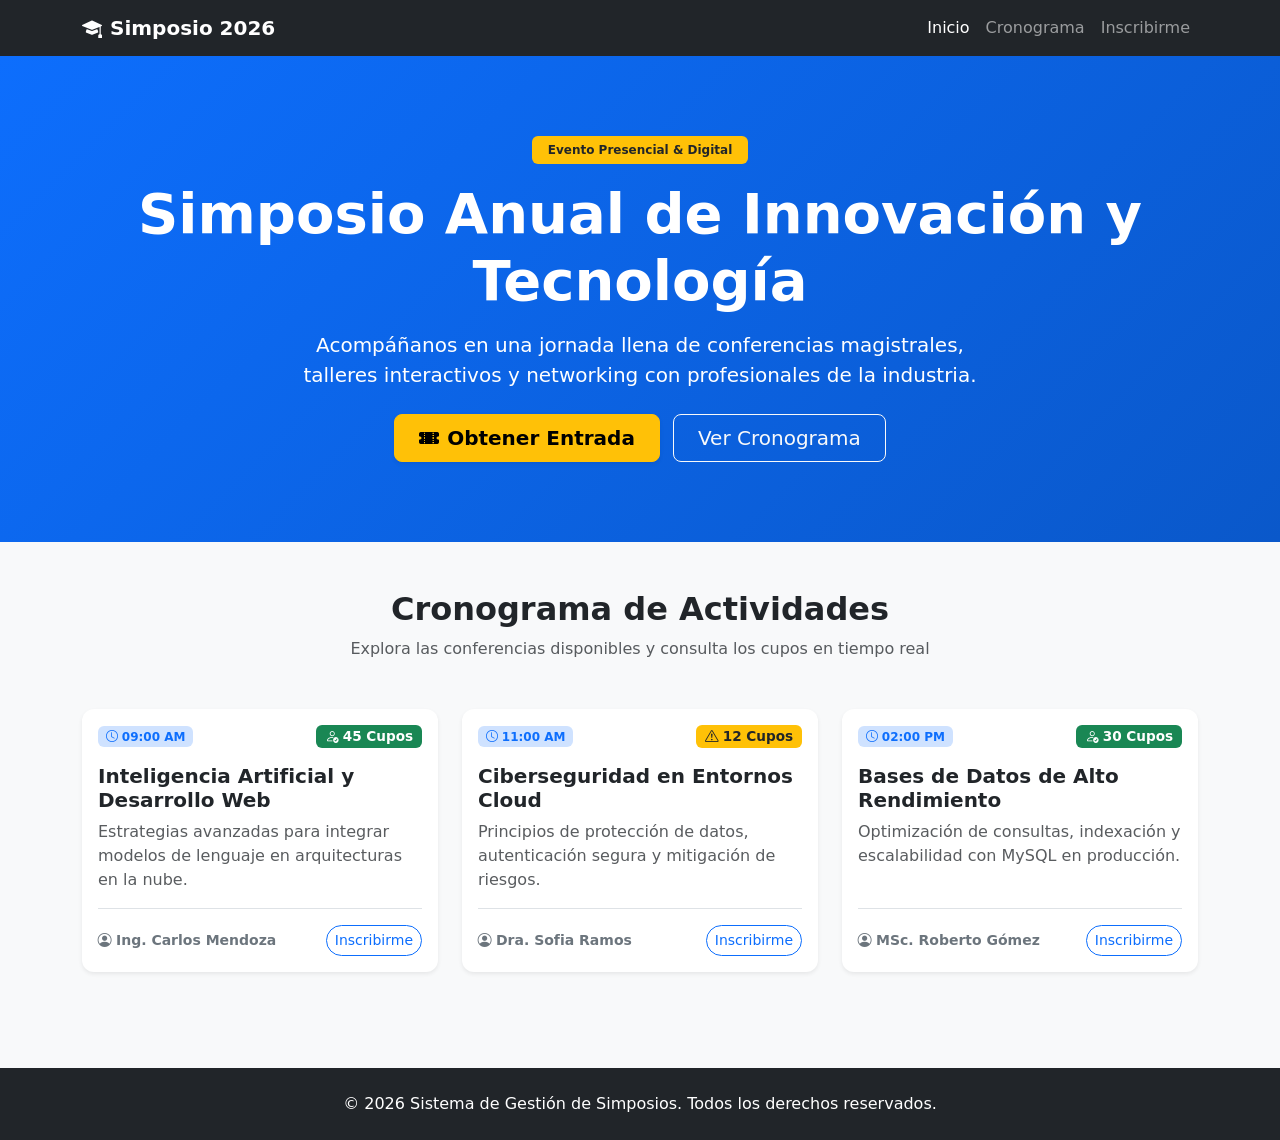
<file: templates/templates/index.html>
<!DOCTYPE html>
<html lang="es">
<head>
    <meta charset="UTF-8">
    <meta name="viewport" content="width=device-width, initial-scale=1.0">
    <title>Simposio Académico 2026</title>
    <!-- Bootstrap 5 CSS CDN -->
    <link href="https://cdn.jsdelivr.net/npm/bootstrap@5.3.2/dist/css/bootstrap.min.css" rel="stylesheet">
    <!-- Bootstrap Icons -->
    <link rel="stylesheet" href="https://cdn.jsdelivr.net/npm/bootstrap-icons@1.11.1/font/bootstrap-icons.css">
    <style>
        .hero-section {
            background: linear-gradient(135deg, #0d6efd 0%, #0a58ca 100%);
            color: white;
            padding: 80px 0;
        }
        .card-conferencia {
            transition: transform 0.2s ease, box-shadow 0.2s ease;
            border: none;
            border-radius: 12px;
        }
        .card-conferencia:hover {
            transform: translateY(-5px);
            box-shadow: 0 10px 20px rgba(0,0,0,0.1) !important;
        }
        .badge-cupos {
            font-size: 0.85rem;
        }
    </style>
</head>
<body class="bg-light">

    <!-- Navegación -->
    <nav class="navbar navbar-expand-lg navbar-dark bg-dark sticky-top">
        <div class="container">
            <a class="navbar-brand fw-bold" href="/"><i class="bi bi-mortarboard-fill me-2"></i>Simposio 2026</a>
            <button class="navbar-toggler" type="button" data-bs-toggle="collapse" data-bs-target="#navbarNav">
                <span class="navbar-toggler-icon"></span>
            </button>
            <div class="collapse navbar-collapse" id="navbarNav">
                <ul class="navbar-nav ms-auto">
                    <li class="nav-item"><a class="nav-link active" href="/">Inicio</a></li>
                    <li class="nav-item"><a class="nav-link" href="#cronograma">Cronograma</a></li>
                    <li class="nav-item"><a class="nav-link" href="/registro">Inscribirme</a></li>
                </ul>
            </div>
        </div>
    </nav>

    <!-- Encabezado / Hero Section -->
    <header class="hero-section text-center">
        <div class="container">
            <span class="badge bg-warning text-dark mb-3 px-3 py-2 fw-semibold">Evento Presencial & Digital</span>
            <h1 class="display-4 fw-bold">Simposio Anual de Innovación y Tecnología</h1>
            <p class="lead mt-3 mx-auto" style="max-width: 700px;">
                Acompáñanos en una jornada llena de conferencias magistrales, talleres interactivos y networking con profesionales de la industria.
            </p>
            <div class="mt-4">
                <a href="/registro" class="btn btn-warning btn-lg fw-bold me-2 px-4 shadow-sm">
                    <i class="bi bi-ticket-perforated-fill me-2"></i>Obtener Entrada
                </a>
                <a href="#cronograma" class="btn btn-outline-light btn-lg px-4">Ver Cronograma</a>
            </div>
        </div>
    </header>

    <!-- Sección de Cronograma / Conferencias -->
    <section id="cronograma" class="py-5">
        <div class="container">
            <div class="text-center mb-5">
                <h2 class="fw-bold">Cronograma de Actividades</h2>
                <p class="text-muted">Explora las conferencias disponibles y consulta los cupos en tiempo real</p>
            </div>

            <div class="row g-4">
                <!-- Conferencia 1 -->
                <div class="col-md-6 col-lg-4">
                    <div class="card h-100 shadow-sm card-conferencia">
                        <div class="card-body d-flex flex-column">
                            <div class="d-flex justify-content-between align-items-center mb-2">
                                <span class="badge bg-primary-subtle text-primary fw-semibold"><i class="bi bi-clock me-1"></i>09:00 AM</span>
                                <span class="badge bg-success badge-cupos"><i class="bi bi-person-check me-1"></i>45 Cupos</span>
                            </div>
                            <h5 class="card-title fw-bold mt-2">Inteligencia Artificial y Desarrollo Web</h5>
                            <p class="card-text text-muted flex-grow-1">
                                Estrategias avanzadas para integrar modelos de lenguaje en arquitecturas en la nube.
                            </p>
                            <div class="pt-3 border-top d-flex justify-content-between align-items-center">
                                <small class="text-secondary fw-semibold"><i class="bi bi-person-circle me-1"></i>Ing. Carlos Mendoza</small>
                                <a href="/registro" class="btn btn-outline-primary btn-sm rounded-pill">Inscribirme</a>
                            </div>
                        </div>
                    </div>
                </div>

                <!-- Conferencia 2 -->
                <div class="col-md-6 col-lg-4">
                    <div class="card h-100 shadow-sm card-conferencia">
                        <div class="card-body d-flex flex-column">
                            <div class="d-flex justify-content-between align-items-center mb-2">
                                <span class="badge bg-primary-subtle text-primary fw-semibold"><i class="bi bi-clock me-1"></i>11:00 AM</span>
                                <span class="badge bg-warning text-dark badge-cupos"><i class="bi bi-exclamation-triangle me-1"></i>12 Cupos</span>
                            </div>
                            <h5 class="card-title fw-bold mt-2">Ciberseguridad en Entornos Cloud</h5>
                            <p class="card-text text-muted flex-grow-1">
                                Principios de protección de datos, autenticación segura y mitigación de riesgos.
                            </p>
                            <div class="pt-3 border-top d-flex justify-content-between align-items-center">
                                <small class="text-secondary fw-semibold"><i class="bi bi-person-circle me-1"></i>Dra. Sofia Ramos</small>
                                <a href="/registro" class="btn btn-outline-primary btn-sm rounded-pill">Inscribirme</a>
                            </div>
                        </div>
                    </div>
                </div>

                <!-- Conferencia 3 -->
                <div class="col-md-6 col-lg-4">
                    <div class="card h-100 shadow-sm card-conferencia">
                        <div class="card-body d-flex flex-column">
                            <div class="d-flex justify-content-between align-items-center mb-2">
                                <span class="badge bg-primary-subtle text-primary fw-semibold"><i class="bi bi-clock me-1"></i>02:00 PM</span>
                                <span class="badge bg-success badge-cupos"><i class="bi bi-person-check me-1"></i>30 Cupos</span>
                            </div>
                            <h5 class="card-title fw-bold mt-2">Bases de Datos de Alto Rendimiento</h5>
                            <p class="card-text text-muted flex-grow-1">
                                Optimización de consultas, indexación y escalabilidad con MySQL en producción.
                            </p>
                            <div class="pt-3 border-top d-flex justify-content-between align-items-center">
                                <small class="text-secondary fw-semibold"><i class="bi bi-person-circle me-1"></i>MSc. Roberto Gómez</small>
                                <a href="/registro" class="btn btn-outline-primary btn-sm rounded-pill">Inscribirme</a>
                            </div>
                        </div>
                    </div>
                </div>
            </div>
        </div>
    </section>

    <!-- Pie de página -->
    <footer class="bg-dark text-white text-center py-4 mt-5">
        <div class="container">
            <p class="mb-0">&copy; 2026 Sistema de Gestión de Simposios. Todos los derechos reservados.</p>
        </div>
    </footer>

    <!-- Bootstrap 5 JS Bundle CDN -->
    <script src="https://cdn.jsdelivr.net/npm/bootstrap@5.3.2/dist/js/bootstrap.bundle.min.js"></script>
</body>
</html>
</file>
